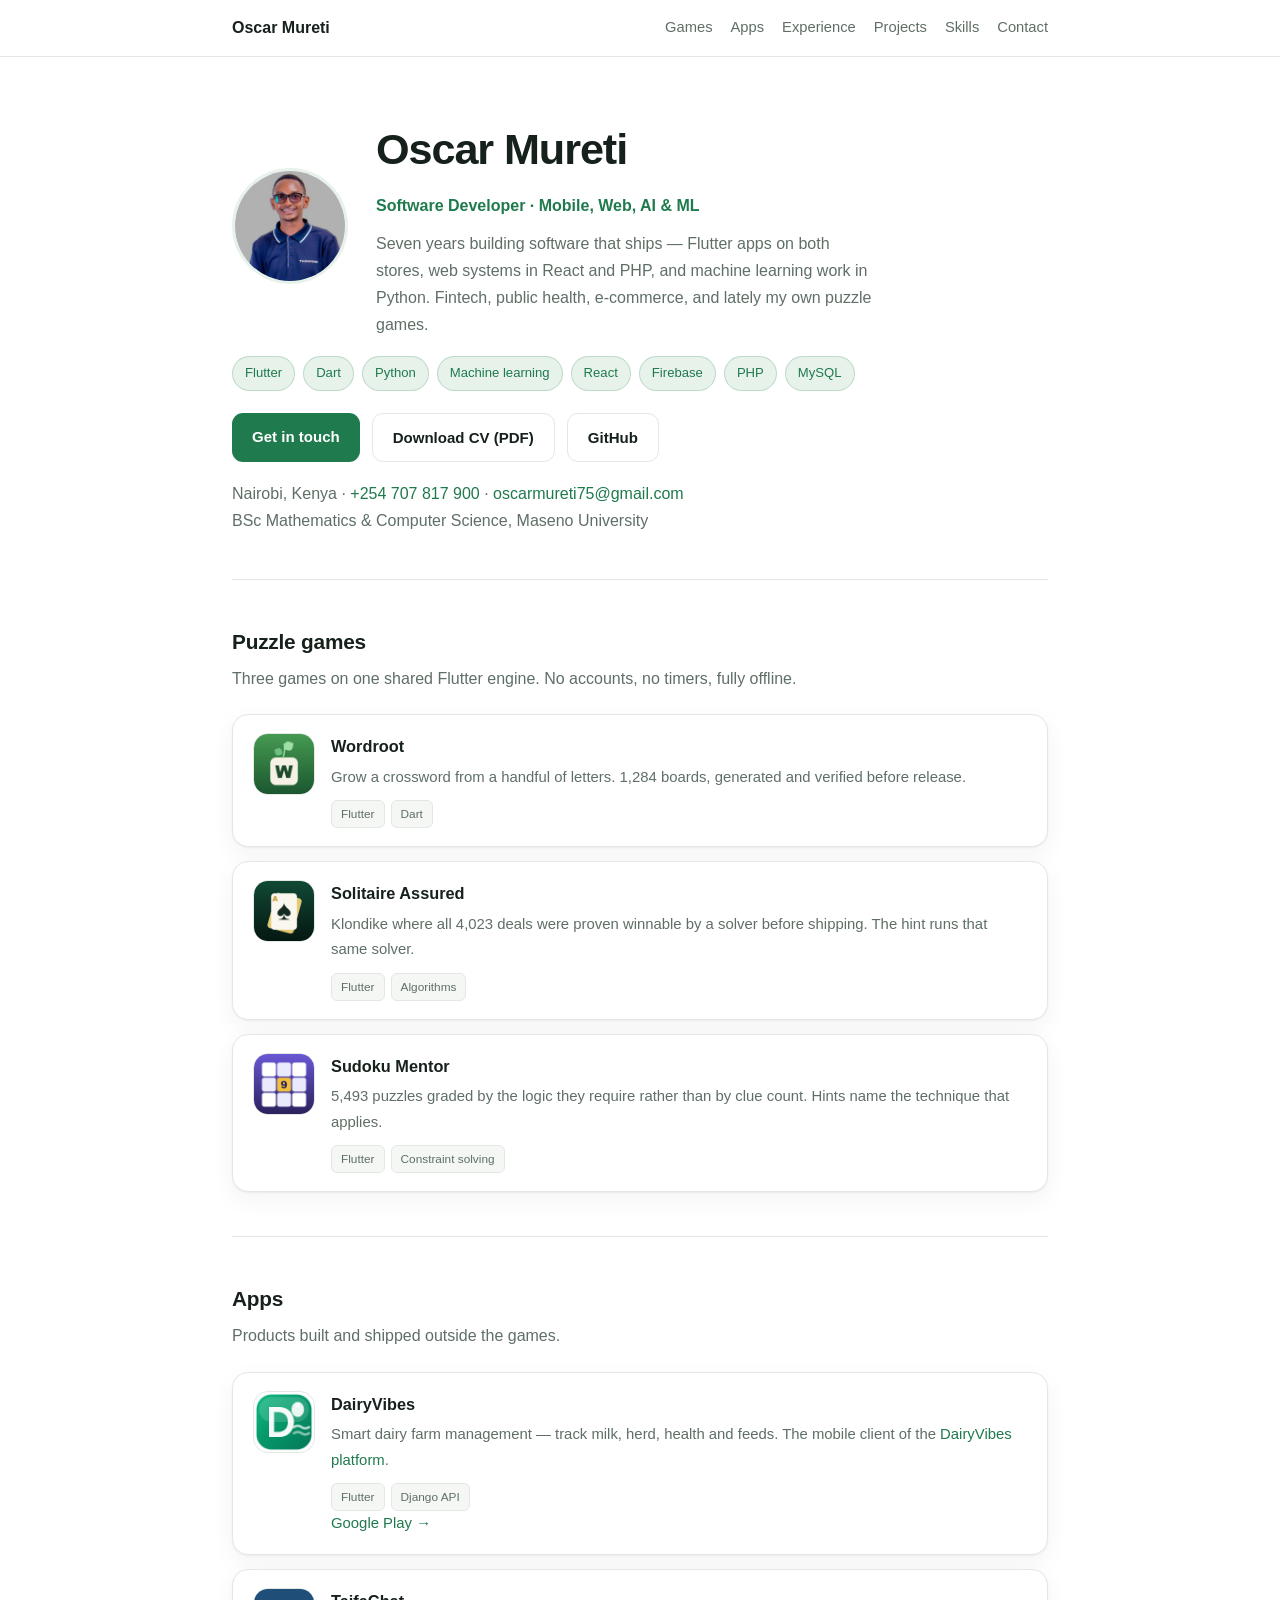
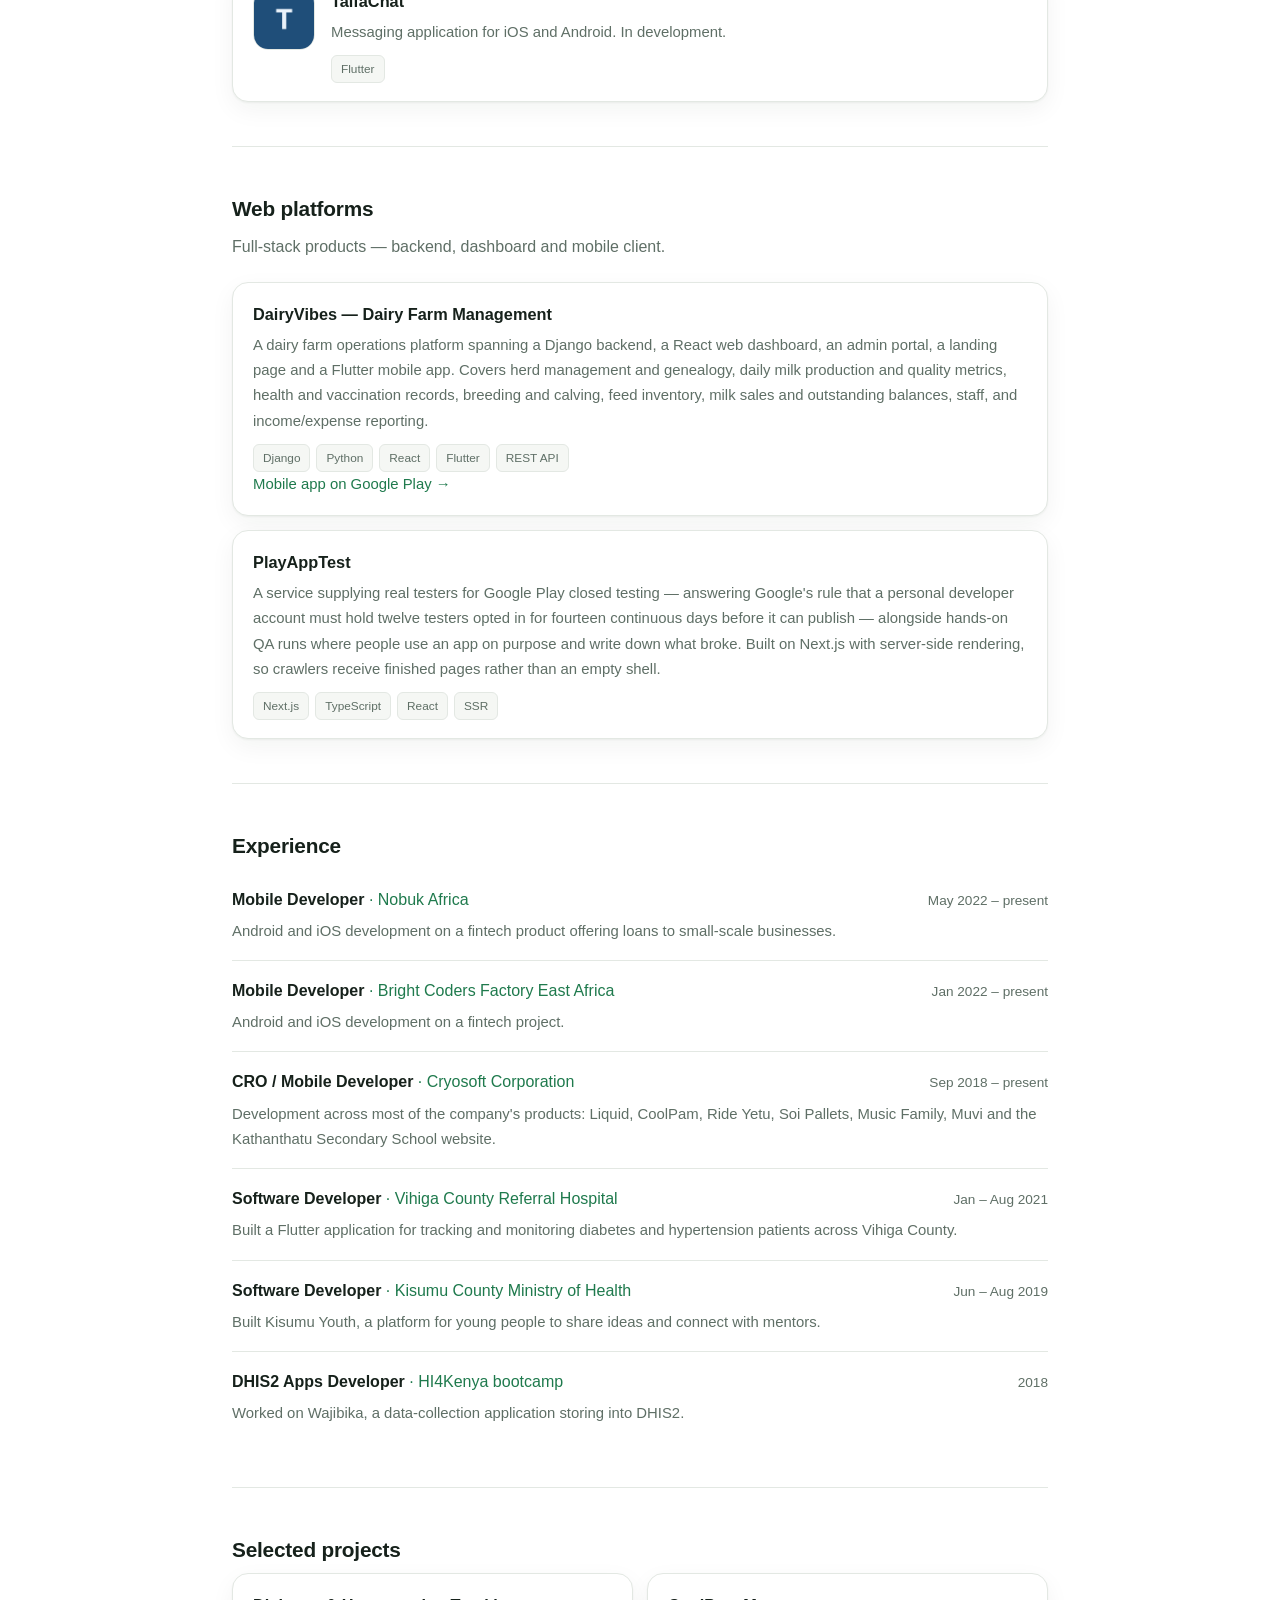
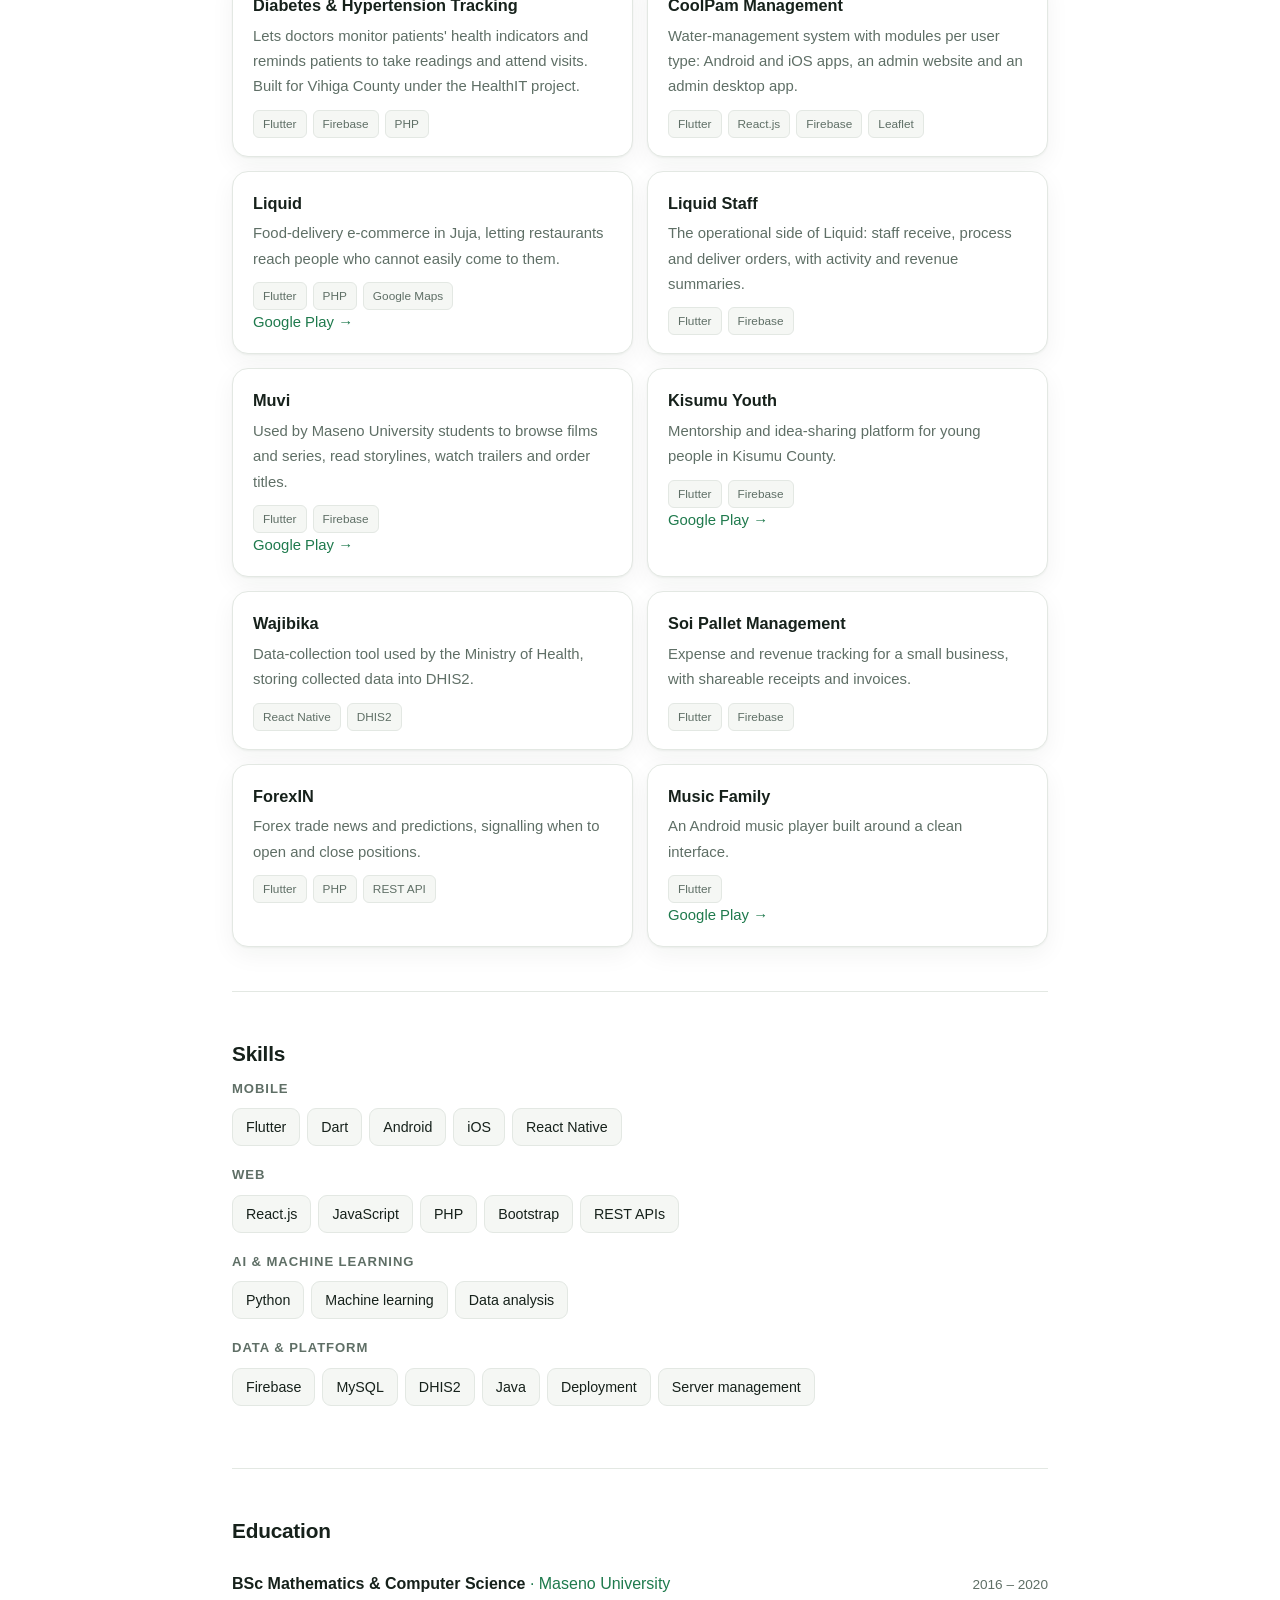
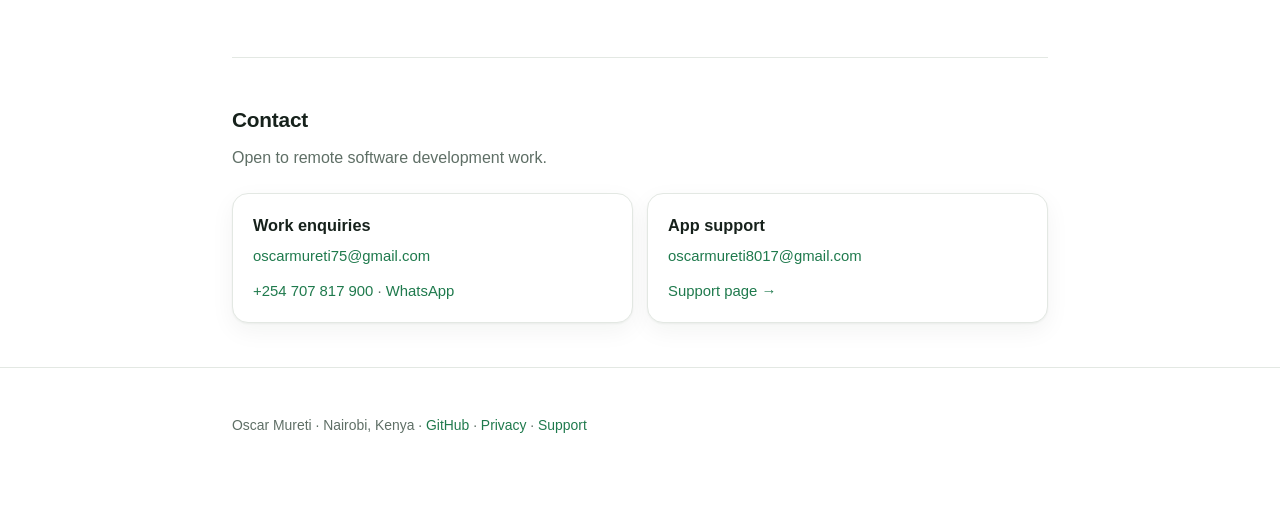
<file: index.html>
<!doctype html>
<html lang="en">
<head>
<meta charset="utf-8">
<meta name="viewport" content="width=device-width, initial-scale=1">

<title>Oscar Mureti &middot; Software Developer &mdash; Mobile, Web, AI &amp; ML</title>
<meta name="description" content="Oscar Mureti is a software developer in Nairobi, Kenya, building mobile apps with Flutter, web systems with React and PHP, and AI/ML solutions in Python. Seven years shipping production software across fintech, health and e-commerce.">
<meta name="author" content="Oscar Mureti">
<meta name="keywords" content="Oscar Mureti, software developer Kenya, Flutter developer, mobile developer Nairobi, React developer, machine learning, AI developer Kenya, Android developer, iOS developer">
<link rel="canonical" href="https://oscarmureti.github.io/">

<!-- Open Graph / Twitter: what LinkedIn, WhatsApp and Slack show when the
     link is shared. Without these a shared link is a bare URL. -->
<meta property="og:type" content="profile">
<meta property="og:site_name" content="Oscar Mureti">
<meta property="og:title" content="Oscar Mureti &middot; Software Developer">
<meta property="og:description" content="Mobile, web and AI/ML developer in Nairobi. Flutter, React, Python, Firebase.">
<meta property="og:url" content="https://oscarmureti.github.io/">
<meta property="og:image" content="https://oscarmureti.github.io/assets/og-image.png">
<meta property="og:image:width" content="1200">
<meta property="og:image:height" content="630">
<meta property="profile:first_name" content="Oscar">
<meta property="profile:last_name" content="Mureti">
<meta name="twitter:card" content="summary_large_image">
<meta name="twitter:title" content="Oscar Mureti &middot; Software Developer">
<meta name="twitter:description" content="Mobile, web and AI/ML developer in Nairobi. Flutter, React, Python, Firebase.">
<meta name="twitter:image" content="https://oscarmureti.github.io/assets/og-image.png">

<meta name="theme-color" content="#1f7a4d">
<link rel="icon" href="assets/avatar.png">
<link rel="apple-touch-icon" href="assets/avatar.png">
<link rel="stylesheet" href="style.css">

<!-- Structured data. Search engines use it for rich results; modern CV and
     applicant-tracking parsers read schema.org Person for name, role,
     employers, education and skills rather than scraping prose. -->
<script type="application/ld+json">
{
  "@context": "https://schema.org",
  "@type": "Person",
  "name": "Oscar Mureti",
  "givenName": "Oscar",
  "familyName": "Mureti",
  "jobTitle": "Software Developer",
  "description": "Software developer working across mobile, web and AI/ML. Seven years shipping production applications in fintech, public health and e-commerce.",
  "url": "https://oscarmureti.github.io/",
  "image": "https://oscarmureti.github.io/assets/avatar.png",
  "email": "mailto:oscarmureti75@gmail.com",
  "telephone": "+254707817900",
  "address": {
    "@type": "PostalAddress",
    "addressLocality": "Nairobi",
    "addressRegion": "Nairobi",
    "addressCountry": "KE"
  },
  "nationality": { "@type": "Country", "name": "Kenya" },
  "sameAs": [
    "https://github.com/oscarmureti",
    "https://oscarmureti.cryosoft.co.ke/#/"
  ],
  "alumniOf": {
    "@type": "CollegeOrUniversity",
    "name": "Maseno University",
    "description": "BSc Mathematics and Computer Science, 2016-2020"
  },
  "worksFor": [
    { "@type": "Organization", "name": "Nobuk Africa" },
    { "@type": "Organization", "name": "Bright Coders Factory East Africa" },
    { "@type": "Organization", "name": "Cryosoft Corporation" }
  ],
  "knowsAbout": [
    "Flutter", "Dart", "Android development", "iOS development",
    "React", "React Native", "JavaScript", "PHP", "MySQL",
    "Python", "Django", "Next.js", "TypeScript",
    "Machine learning", "Artificial intelligence",
    "Firebase", "REST APIs", "DHIS2", "Mobile application development",
    "Web development"
  ],
  "hasOccupation": {
    "@type": "Occupation",
    "name": "Software Developer",
    "occupationLocation": { "@type": "City", "name": "Nairobi" },
    "skills": "Flutter, Dart, Android, iOS, React, Python, machine learning, PHP, Firebase"
  },
  "subjectOf": {
    "@type": "DigitalDocument",
    "name": "Oscar Mureti - Curriculum Vitae",
    "url": "https://oscarmureti.github.io/cv/Oscar-Mureti-CV.pdf",
    "encodingFormat": "application/pdf"
  },
  "knowsLanguage": [
    { "@type": "Language", "name": "English" },
    { "@type": "Language", "name": "Swahili" }
  ]
}
</script>
<script type="application/ld+json">
{
  "@context": "https://schema.org",
  "@type": "ItemList",
  "name": "Applications by Oscar Mureti",
  "itemListElement": [
    { "@type": "ListItem", "position": 1, "item": {
        "@type": "MobileApplication", "name": "DairyVibes",
        "applicationCategory": "BusinessApplication",
        "operatingSystem": "Android",
        "description": "Smart dairy farm management - track milk, herd, health and feeds.",
        "url": "https://play.google.com/store/apps/details?id=com.dairyvibes.app",
        "author": { "@type": "Person", "name": "Oscar Mureti" } } },
    { "@type": "ListItem", "position": 2, "item": {
        "@type": "MobileApplication", "name": "Wordroot",
        "applicationCategory": "GameApplication",
        "operatingSystem": "Android, iOS",
        "description": "Word puzzle game with 1,284 generated crossword boards.",
        "author": { "@type": "Person", "name": "Oscar Mureti" } } },
    { "@type": "ListItem", "position": 3, "item": {
        "@type": "MobileApplication", "name": "Solitaire Assured",
        "applicationCategory": "GameApplication",
        "operatingSystem": "Android, iOS",
        "description": "Klondike solitaire where every deal is solver-verified winnable.",
        "author": { "@type": "Person", "name": "Oscar Mureti" } } },
    { "@type": "ListItem", "position": 4, "item": {
        "@type": "MobileApplication", "name": "Sudoku Mentor",
        "applicationCategory": "GameApplication",
        "operatingSystem": "Android, iOS",
        "description": "Sudoku graded by required solving technique, with hints that name the technique.",
        "author": { "@type": "Person", "name": "Oscar Mureti" } } }
  ]
}
</script>
</head>
<body>

<nav class="topbar" aria-label="Primary">
  <div class="wrap">
    <span class="brand">Oscar Mureti</span>
    <a href="#games">Games</a>
    <a href="#apps">Apps</a>
    <a href="#experience">Experience</a>
    <a href="#projects">Projects</a>
    <a href="#skills">Skills</a>
    <a href="#contact">Contact</a>
  </div>
</nav>

<main class="wrap">

  <header class="hero">
    <div class="hero-grid">
      <img class="avatar" src="assets/avatar.png"
           alt="Portrait of Oscar Mureti" width="116" height="116">
      <div>
        <h1>Oscar Mureti</h1>
        <p class="role">Software Developer &middot; Mobile, Web, AI &amp; ML</p>
        <p class="tagline">Seven years building software that ships — Flutter
          apps on both stores, web systems in React and PHP, and machine
          learning work in Python. Fintech, public health, e-commerce, and
          lately my own puzzle games.</p>
      </div>
    </div>
    <div class="chips">
      <span class="chip">Flutter</span><span class="chip">Dart</span>
      <span class="chip">Python</span><span class="chip">Machine learning</span>
      <span class="chip">React</span><span class="chip">Firebase</span>
      <span class="chip">PHP</span><span class="chip">MySQL</span>
    </div>
    <div class="cta">
      <a class="btn btn-primary" href="#contact">Get in touch</a>
      <a class="btn btn-ghost" href="cv/Oscar-Mureti-CV.pdf" download>Download CV (PDF)</a>
      <a class="btn btn-ghost" href="https://github.com/oscarmureti">GitHub</a>
    </div>
    <p class="tagline" style="margin-top:18px">Nairobi, Kenya &middot;
      <a href="tel:+254707817900">+254 707 817 900</a> &middot;
      <a href="mailto:oscarmureti75@gmail.com">oscarmureti75@gmail.com</a></p>
    <p class="tagline">BSc Mathematics &amp; Computer Science, Maseno University</p>
  </header>

  <section id="games">
    <h2>Puzzle games</h2>
    <p class="intro">Three games on one shared Flutter engine. No accounts, no
      timers, fully offline.</p>
    <div class="cards">
      <article class="card app">
        <img src="assets/wordroot.png" alt="Wordroot app icon" width="62" height="62">
        <div>
          <h3>Wordroot</h3>
          <p>Grow a crossword from a handful of letters. 1,284 boards, generated
            and verified before release.</p>
          <div class="tags"><span class="tag">Flutter</span><span class="tag">Dart</span></div>
        </div>
      </article>
      <article class="card app">
        <img src="assets/solitaire_assured.png" alt="Solitaire Assured app icon" width="62" height="62">
        <div>
          <h3>Solitaire Assured</h3>
          <p>Klondike where all 4,023 deals were proven winnable by a solver
            before shipping. The hint runs that same solver.</p>
          <div class="tags"><span class="tag">Flutter</span><span class="tag">Algorithms</span></div>
        </div>
      </article>
      <article class="card app">
        <img src="assets/sudoku_mentor.png" alt="Sudoku Mentor app icon" width="62" height="62">
        <div>
          <h3>Sudoku Mentor</h3>
          <p>5,493 puzzles graded by the logic they require rather than by clue
            count. Hints name the technique that applies.</p>
          <div class="tags"><span class="tag">Flutter</span><span class="tag">Constraint solving</span></div>
        </div>
      </article>
    </div>
  </section>

  <section id="apps">
    <h2>Apps</h2>
    <p class="intro">Products built and shipped outside the games.</p>
    <div class="cards">
      <article class="card app">
        <img src="assets/dairyvibes.png" alt="DairyVibes app icon" width="62" height="62">
        <div>
          <h3>DairyVibes</h3>
          <p>Smart dairy farm management — track milk, herd, health and feeds.
            The mobile client of the
            <a href="#platforms">DairyVibes platform</a>.</p>
          <div class="tags"><span class="tag">Flutter</span><span class="tag">Django API</span></div>
          <p><a href="https://play.google.com/store/apps/details?id=com.dairyvibes.app">Google Play &rarr;</a></p>
        </div>
      </article>
      <article class="card app">
        <img src="assets/taifachat.png" alt="TaifaChat app icon" width="62" height="62">
        <div>
          <h3>TaifaChat</h3>
          <p>Messaging application for iOS and Android. In development.</p>
          <div class="tags"><span class="tag">Flutter</span></div>
        </div>
      </article>
    </div>
  </section>


  <section id="platforms">
    <h2>Web platforms</h2>
    <p class="intro">Full-stack products — backend, dashboard and mobile client.</p>
    <div class="cards">
      <article class="card">
        <h3>DairyVibes — Dairy Farm Management</h3>
        <p>A dairy farm operations platform spanning a Django backend, a React
          web dashboard, an admin portal, a landing page and a Flutter mobile
          app. Covers herd management and genealogy, daily milk production and
          quality metrics, health and vaccination records, breeding and calving,
          feed inventory, milk sales and outstanding balances, staff, and
          income/expense reporting.</p>
        <div class="tags">
          <span class="tag">Django</span><span class="tag">Python</span>
          <span class="tag">React</span><span class="tag">Flutter</span>
          <span class="tag">REST API</span>
        </div>
        <p><a href="https://play.google.com/store/apps/details?id=com.dairyvibes.app">Mobile app on Google Play &rarr;</a></p>
      </article>
      <article class="card">
        <h3>PlayAppTest</h3>
        <p>A service supplying real testers for Google Play closed testing —
          answering Google's rule that a personal developer account must hold
          twelve testers opted in for fourteen continuous days before it can
          publish — alongside hands-on QA runs where people use an app on
          purpose and write down what broke. Built on Next.js with server-side
          rendering, so crawlers receive finished pages rather than an empty
          shell.</p>
        <div class="tags">
          <span class="tag">Next.js</span><span class="tag">TypeScript</span>
          <span class="tag">React</span><span class="tag">SSR</span>
        </div>
      </article>
    </div>
  </section>

  <section id="experience">
    <h2>Experience</h2>
    <div>
      <article class="job">
        <div class="job-head">
          <h3>Mobile Developer <span class="org">&middot; Nobuk Africa</span></h3>
          <time datetime="2022-05">May 2022 &ndash; present</time>
        </div>
        <p>Android and iOS development on a fintech product offering loans to
          small-scale businesses.</p>
      </article>
      <article class="job">
        <div class="job-head">
          <h3>Mobile Developer <span class="org">&middot; Bright Coders Factory East Africa</span></h3>
          <time datetime="2022-01">Jan 2022 &ndash; present</time>
        </div>
        <p>Android and iOS development on a fintech project.</p>
      </article>
      <article class="job">
        <div class="job-head">
          <h3>CRO / Mobile Developer <span class="org">&middot; Cryosoft Corporation</span></h3>
          <time datetime="2018-09">Sep 2018 &ndash; present</time>
        </div>
        <p>Development across most of the company's products: Liquid, CoolPam,
          Ride Yetu, Soi Pallets, Music Family, Muvi and the Kathanthatu
          Secondary School website.</p>
      </article>
      <article class="job">
        <div class="job-head">
          <h3>Software Developer <span class="org">&middot; Vihiga County Referral Hospital</span></h3>
          <time datetime="2021-01">Jan &ndash; Aug 2021</time>
        </div>
        <p>Built a Flutter application for tracking and monitoring diabetes and
          hypertension patients across Vihiga County.</p>
      </article>
      <article class="job">
        <div class="job-head">
          <h3>Software Developer <span class="org">&middot; Kisumu County Ministry of Health</span></h3>
          <time datetime="2019-06">Jun &ndash; Aug 2019</time>
        </div>
        <p>Built Kisumu Youth, a platform for young people to share ideas and
          connect with mentors.</p>
      </article>
      <article class="job">
        <div class="job-head">
          <h3>DHIS2 Apps Developer <span class="org">&middot; HI4Kenya bootcamp</span></h3>
          <time datetime="2018">2018</time>
        </div>
        <p>Worked on Wajibika, a data-collection application storing into DHIS2.</p>
      </article>
    </div>
  </section>

  <section id="projects">
    <h2>Selected projects</h2>
    <div class="cards two">
      <article class="card">
        <h3>Diabetes &amp; Hypertension Tracking</h3>
        <p>Lets doctors monitor patients' health indicators and reminds patients
          to take readings and attend visits. Built for Vihiga County under the
          HealthIT project.</p>
        <div class="tags"><span class="tag">Flutter</span><span class="tag">Firebase</span><span class="tag">PHP</span></div>
      </article>
      <article class="card">
        <h3>CoolPam Management</h3>
        <p>Water-management system with modules per user type: Android and iOS
          apps, an admin website and an admin desktop app.</p>
        <div class="tags"><span class="tag">Flutter</span><span class="tag">React.js</span><span class="tag">Firebase</span><span class="tag">Leaflet</span></div>
      </article>
      <article class="card">
        <h3>Liquid</h3>
        <p>Food-delivery e-commerce in Juja, letting restaurants reach people who
          cannot easily come to them.</p>
        <div class="tags"><span class="tag">Flutter</span><span class="tag">PHP</span><span class="tag">Google Maps</span></div>
        <p><a href="https://play.google.com/store/apps/details?id=com.cryosoft.liquid_food">Google Play &rarr;</a></p>
      </article>
      <article class="card">
        <h3>Liquid Staff</h3>
        <p>The operational side of Liquid: staff receive, process and deliver
          orders, with activity and revenue summaries.</p>
        <div class="tags"><span class="tag">Flutter</span><span class="tag">Firebase</span></div>
      </article>
      <article class="card">
        <h3>Muvi</h3>
        <p>Used by Maseno University students to browse films and series, read
          storylines, watch trailers and order titles.</p>
        <div class="tags"><span class="tag">Flutter</span><span class="tag">Firebase</span></div>
        <p><a href="https://play.google.com/store/apps/details?id=com.oscar.movies">Google Play &rarr;</a></p>
      </article>
      <article class="card">
        <h3>Kisumu Youth</h3>
        <p>Mentorship and idea-sharing platform for young people in Kisumu
          County.</p>
        <div class="tags"><span class="tag">Flutter</span><span class="tag">Firebase</span></div>
        <p><a href="https://play.google.com/store/apps/details?id=ke.co.cryosoft.kisumu_youth.oscar">Google Play &rarr;</a></p>
      </article>
      <article class="card">
        <h3>Wajibika</h3>
        <p>Data-collection tool used by the Ministry of Health, storing collected
          data into DHIS2.</p>
        <div class="tags"><span class="tag">React Native</span><span class="tag">DHIS2</span></div>
      </article>
      <article class="card">
        <h3>Soi Pallet Management</h3>
        <p>Expense and revenue tracking for a small business, with shareable
          receipts and invoices.</p>
        <div class="tags"><span class="tag">Flutter</span><span class="tag">Firebase</span></div>
      </article>
      <article class="card">
        <h3>ForexIN</h3>
        <p>Forex trade news and predictions, signalling when to open and close
          positions.</p>
        <div class="tags"><span class="tag">Flutter</span><span class="tag">PHP</span><span class="tag">REST API</span></div>
      </article>
      <article class="card">
        <h3>Music Family</h3>
        <p>An Android music player built around a clean interface.</p>
        <div class="tags"><span class="tag">Flutter</span></div>
        <p><a href="https://play.google.com/store/apps/details?id=ke.co.cryosoft.family_music">Google Play &rarr;</a></p>
      </article>
    </div>
  </section>

  <section id="skills">
    <h2>Skills</h2>
    <div class="skillset">
      <h3>Mobile</h3>
      <div class="skills"><span>Flutter</span><span>Dart</span><span>Android</span>
        <span>iOS</span><span>React Native</span></div>
    </div>
    <div class="skillset">
      <h3>Web</h3>
      <div class="skills"><span>React.js</span><span>JavaScript</span><span>PHP</span>
        <span>Bootstrap</span><span>REST APIs</span></div>
    </div>
    <div class="skillset">
      <h3>AI &amp; machine learning</h3>
      <div class="skills"><span>Python</span><span>Machine learning</span>
        <span>Data analysis</span></div>
    </div>
    <div class="skillset">
      <h3>Data &amp; platform</h3>
      <div class="skills"><span>Firebase</span><span>MySQL</span><span>DHIS2</span>
        <span>Java</span><span>Deployment</span><span>Server management</span></div>
    </div>
  </section>

  <section id="education">
    <h2>Education</h2>
    <article class="job">
      <div class="job-head">
        <h3>BSc Mathematics &amp; Computer Science
          <span class="org">&middot; Maseno University</span></h3>
        <time datetime="2016/2020">2016 &ndash; 2020</time>
      </div>
    </article>
  </section>

  <section id="contact">
    <h2>Contact</h2>
    <p class="intro">Open to remote software development work.</p>
    <div class="cards two">
      <article class="card">
        <h3>Work enquiries</h3>
        <p><a href="mailto:oscarmureti75@gmail.com">oscarmureti75@gmail.com</a></p>
        <p><a href="tel:+254707817900">+254 707 817 900</a>
          &middot; <a href="https://wa.me/254707817900">WhatsApp</a></p>
      </article>
      <article class="card">
        <h3>App support</h3>
        <p><a href="mailto:oscarmureti8017@gmail.com">oscarmureti8017@gmail.com</a></p>
        <p><a href="support.html">Support page &rarr;</a></p>
      </article>
    </div>
  </section>

</main>

<footer>
  <div class="wrap">
    <p>Oscar Mureti &middot; Nairobi, Kenya &middot;
      <a href="https://github.com/oscarmureti">GitHub</a> &middot;
      <a href="privacy.html">Privacy</a> &middot;
      <a href="support.html">Support</a></p>
  </div>
</footer>

</body>
</html>
</file>
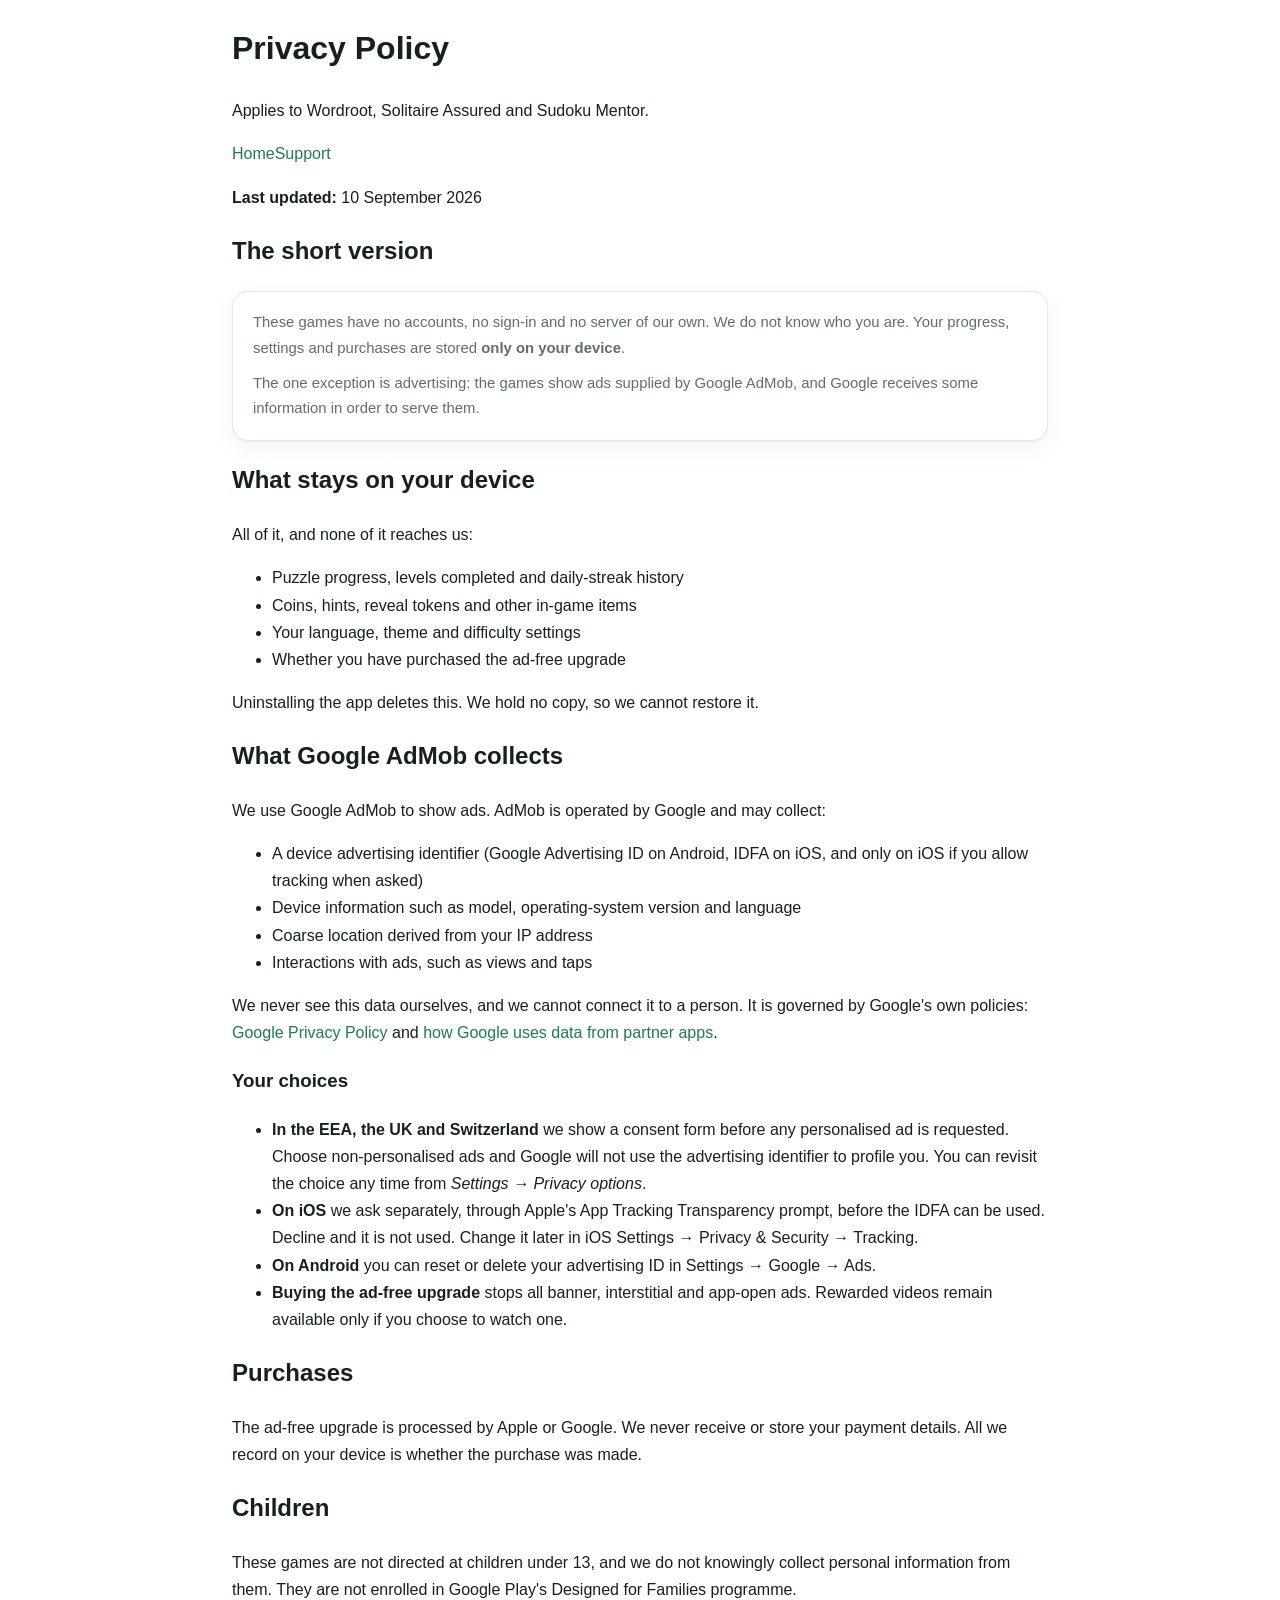
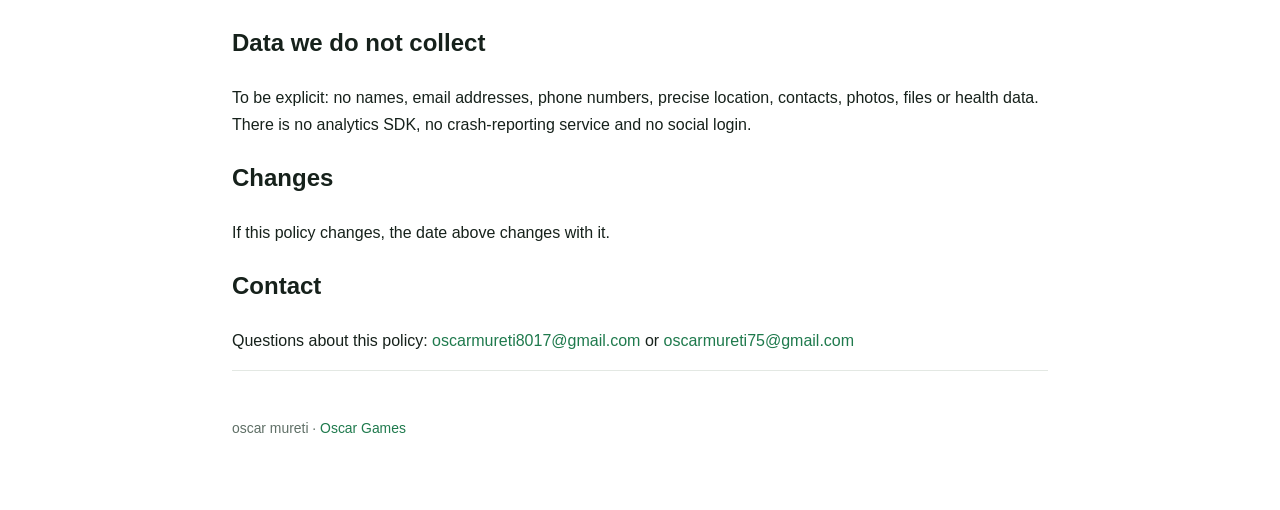
<file: privacy.html>
<!doctype html>
<html lang="en">
<head>
<meta charset="utf-8">
<meta name="viewport" content="width=device-width, initial-scale=1">
<title>Privacy Policy &middot; Oscar Games</title>
<link rel="stylesheet" href="style.css">
</head>
<body>
<div class="wrap">
  <header>
    <h1>Privacy Policy</h1>
    <p class="lede">Applies to Wordroot, Solitaire Assured and Sudoku Mentor.</p>
    <nav><a href="index.html">Home</a><a href="support.html">Support</a></nav>
  </header>

  <p><strong>Last updated:</strong> 10 September 2026</p>

  <h2>The short version</h2>
  <div class="card">
    <p>These games have no accounts, no sign-in and no server of our own. We do
    not know who you are. Your progress, settings and purchases are stored
    <strong>only on your device</strong>.</p>
    <p>The one exception is advertising: the games show ads supplied by Google
    AdMob, and Google receives some information in order to serve them.</p>
  </div>

  <h2>What stays on your device</h2>
  <p>All of it, and none of it reaches us:</p>
  <ul>
    <li>Puzzle progress, levels completed and daily-streak history</li>
    <li>Coins, hints, reveal tokens and other in-game items</li>
    <li>Your language, theme and difficulty settings</li>
    <li>Whether you have purchased the ad-free upgrade</li>
  </ul>
  <p>Uninstalling the app deletes this. We hold no copy, so we cannot restore it.</p>

  <h2>What Google AdMob collects</h2>
  <p>We use Google AdMob to show ads. AdMob is operated by Google and may collect:</p>
  <ul>
    <li>A device advertising identifier (Google Advertising ID on Android, IDFA
      on iOS, and only on iOS if you allow tracking when asked)</li>
    <li>Device information such as model, operating-system version and language</li>
    <li>Coarse location derived from your IP address</li>
    <li>Interactions with ads, such as views and taps</li>
  </ul>
  <p>We never see this data ourselves, and we cannot connect it to a person. It
  is governed by Google's own policies:
  <a href="https://policies.google.com/privacy">Google Privacy Policy</a> and
  <a href="https://policies.google.com/technologies/partner-sites">how Google
  uses data from partner apps</a>.</p>

  <h3>Your choices</h3>
  <ul>
    <li><strong>In the EEA, the UK and Switzerland</strong> we show a consent
      form before any personalised ad is requested. Choose non-personalised ads
      and Google will not use the advertising identifier to profile you. You can
      revisit the choice any time from <em>Settings &rarr; Privacy options</em>.</li>
    <li><strong>On iOS</strong> we ask separately, through Apple's App Tracking
      Transparency prompt, before the IDFA can be used. Decline and it is not
      used. Change it later in iOS Settings &rarr; Privacy &amp; Security &rarr; Tracking.</li>
    <li><strong>On Android</strong> you can reset or delete your advertising ID
      in Settings &rarr; Google &rarr; Ads.</li>
    <li><strong>Buying the ad-free upgrade</strong> stops all banner,
      interstitial and app-open ads. Rewarded videos remain available only if you
      choose to watch one.</li>
  </ul>

  <h2>Purchases</h2>
  <p>The ad-free upgrade is processed by Apple or Google. We never receive or
  store your payment details. All we record on your device is whether the
  purchase was made.</p>

  <h2>Children</h2>
  <p>These games are not directed at children under 13, and we do not knowingly
  collect personal information from them. They are not enrolled in Google Play's
  Designed for Families programme.</p>

  <h2>Data we do not collect</h2>
  <p>To be explicit: no names, email addresses, phone numbers, precise location,
  contacts, photos, files or health data. There is no analytics SDK, no
  crash-reporting service and no social login.</p>

  <h2>Changes</h2>
  <p>If this policy changes, the date above changes with it.</p>

  <h2>Contact</h2>
  <p>Questions about this policy:
  <a href="mailto:oscarmureti8017@gmail.com">oscarmureti8017@gmail.com</a>
  or <a href="mailto:oscarmureti75@gmail.com">oscarmureti75@gmail.com</a></p>

  <footer><p>oscar mureti &middot; <a href="index.html">Oscar Games</a></p></footer>
</div>
</body>
</html>
</file>
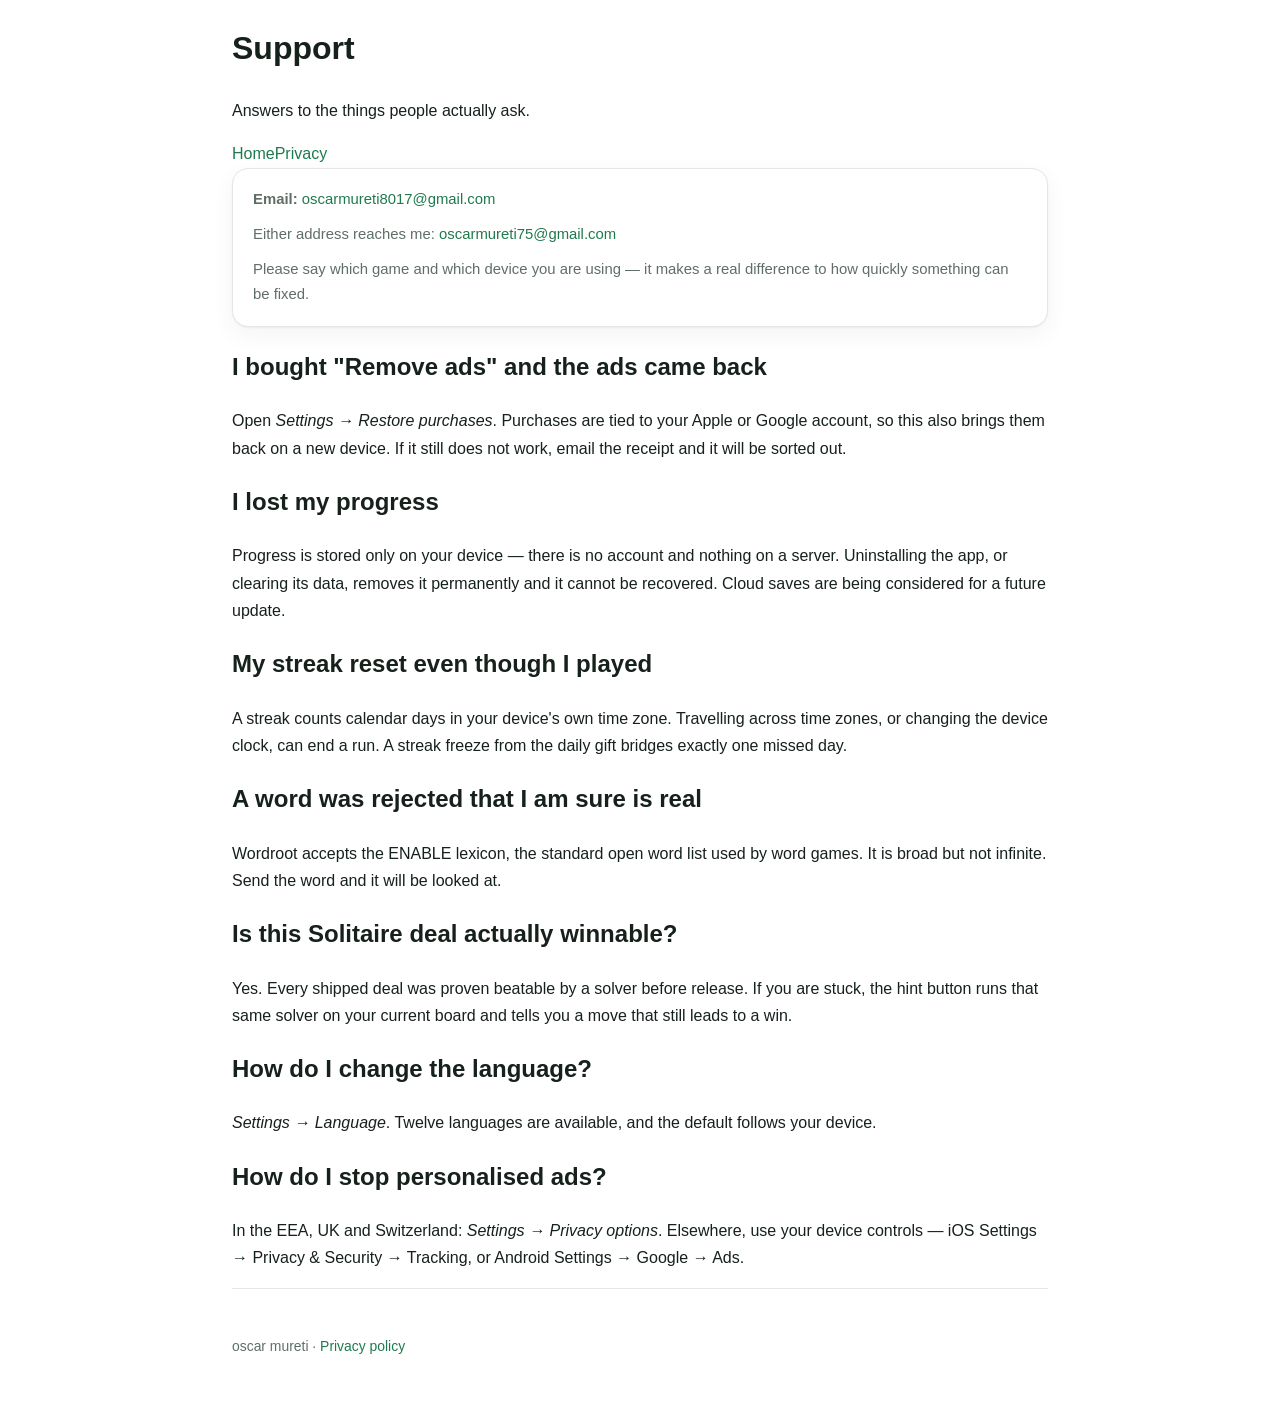
<file: support.html>
<!doctype html>
<html lang="en">
<head>
<meta charset="utf-8">
<meta name="viewport" content="width=device-width, initial-scale=1">
<title>Support &middot; Oscar Games</title>
<link rel="stylesheet" href="style.css">
</head>
<body>
<div class="wrap">
  <header>
    <h1>Support</h1>
    <p class="lede">Answers to the things people actually ask.</p>
    <nav><a href="index.html">Home</a><a href="privacy.html">Privacy</a></nav>
  </header>

  <div class="card">
    <p><strong>Email:</strong>
      <a href="mailto:oscarmureti8017@gmail.com">oscarmureti8017@gmail.com</a></p>
    <p>Either address reaches me:
      <a href="mailto:oscarmureti75@gmail.com">oscarmureti75@gmail.com</a></p>
    <p>Please say which game and which device you are using — it makes a real
    difference to how quickly something can be fixed.</p>
  </div>

  <h2>I bought "Remove ads" and the ads came back</h2>
  <p>Open <em>Settings &rarr; Restore purchases</em>. Purchases are tied to your
  Apple or Google account, so this also brings them back on a new device. If it
  still does not work, email the receipt and it will be sorted out.</p>

  <h2>I lost my progress</h2>
  <p>Progress is stored only on your device — there is no account and nothing on
  a server. Uninstalling the app, or clearing its data, removes it permanently
  and it cannot be recovered. Cloud saves are being considered for a future
  update.</p>

  <h2>My streak reset even though I played</h2>
  <p>A streak counts calendar days in your device's own time zone. Travelling
  across time zones, or changing the device clock, can end a run. A streak freeze
  from the daily gift bridges exactly one missed day.</p>

  <h2>A word was rejected that I am sure is real</h2>
  <p>Wordroot accepts the ENABLE lexicon, the standard open word list used by
  word games. It is broad but not infinite. Send the word and it will be looked
  at.</p>

  <h2>Is this Solitaire deal actually winnable?</h2>
  <p>Yes. Every shipped deal was proven beatable by a solver before release. If
  you are stuck, the hint button runs that same solver on your current board and
  tells you a move that still leads to a win.</p>

  <h2>How do I change the language?</h2>
  <p><em>Settings &rarr; Language</em>. Twelve languages are available, and the
  default follows your device.</p>

  <h2>How do I stop personalised ads?</h2>
  <p>In the EEA, UK and Switzerland: <em>Settings &rarr; Privacy options</em>.
  Elsewhere, use your device controls — iOS Settings &rarr; Privacy &amp;
  Security &rarr; Tracking, or Android Settings &rarr; Google &rarr; Ads.</p>

  <footer><p>oscar mureti &middot; <a href="privacy.html">Privacy policy</a></p></footer>
</div>
</body>
</html>
</file>
<file: style.css>
/* Oscar Mureti - portfolio
   No framework, one stylesheet, no web fonts. A CV page that takes two seconds
   to load says more about a mobile developer than one that needs 400 KB of
   JavaScript to render a list of jobs. */

:root {
  --bg: #ffffff;
  --bg-alt: #f5f7f4;
  --surface: #ffffff;
  --text: #16211b;
  --muted: #5f6f66;
  --accent: #1f7a4d;
  --accent-soft: #e6f2ea;
  --line: #e3e8e3;
  --shadow: 0 1px 2px rgba(20,40,28,.05), 0 8px 24px rgba(20,40,28,.05);
  --radius: 16px;
}
@media (prefers-color-scheme: dark) {
  :root {
    --bg: #0d120f;
    --bg-alt: #121915;
    --surface: #161e19;
    --text: #e9f0ea;
    --muted: #93a59a;
    --accent: #63c88b;
    --accent-soft: #172b20;
    --line: #222e26;
    --shadow: none;
  }
}

* { box-sizing: border-box; }
html { scroll-behavior: smooth; }
body {
  margin: 0;
  background: var(--bg);
  color: var(--text);
  font: 16px/1.7 -apple-system, BlinkMacSystemFont, "Segoe UI", Roboto,
        "Helvetica Neue", Arial, sans-serif;
  -webkit-font-smoothing: antialiased;
}
.wrap { max-width: 860px; margin: 0 auto; padding: 0 22px; }
a { color: var(--accent); text-decoration: none; }
a:hover { text-decoration: underline; }

/* ---------- sticky nav ---------- */
.topbar {
  position: sticky; top: 0; z-index: 10;
  background: color-mix(in srgb, var(--bg) 88%, transparent);
  backdrop-filter: saturate(180%) blur(12px);
  border-bottom: 1px solid var(--line);
}
.topbar .wrap {
  display: flex; align-items: center; gap: 18px;
  height: 56px; overflow-x: auto; scrollbar-width: none;
}
.topbar .wrap::-webkit-scrollbar { display: none; }
.topbar .brand { font-weight: 700; margin-right: auto; white-space: nowrap; }
.topbar a { color: var(--muted); font-size: .92rem; white-space: nowrap; }
.topbar a:hover { color: var(--accent); text-decoration: none; }

/* ---------- hero ---------- */
.hero { padding: 56px 0 44px; }
.hero-grid { display: flex; gap: 28px; align-items: center; flex-wrap: wrap; }
.avatar {
  width: 116px; height: 116px; border-radius: 50%;
  border: 3px solid var(--accent-soft); flex: none; object-fit: cover;
}
.hero h1 { font-size: clamp(2rem, 5vw, 2.7rem); margin: 0 0 6px; letter-spacing: -.025em; }
.hero .role { color: var(--accent); font-weight: 600; margin: 0 0 10px; }
.hero .tagline { color: var(--muted); margin: 0; max-width: 56ch; }
.chips { display: flex; flex-wrap: wrap; gap: 8px; margin-top: 18px; }
.chip {
  font-size: .82rem; padding: 5px 12px; border-radius: 999px;
  background: var(--accent-soft); color: var(--accent);
  border: 1px solid color-mix(in srgb, var(--accent) 20%, transparent);
}
.cta { display: flex; gap: 12px; flex-wrap: wrap; margin-top: 22px; }
.btn {
  display: inline-block; padding: 11px 20px; border-radius: 11px;
  font-weight: 600; font-size: .94rem;
}
.btn-primary { background: var(--accent); color: #fff; }
.btn-primary:hover { text-decoration: none; opacity: .92; }
.btn-ghost { border: 1px solid var(--line); color: var(--text); }
.btn-ghost:hover { text-decoration: none; border-color: var(--accent); }

/* ---------- sections ---------- */
section { padding: 44px 0; border-top: 1px solid var(--line); }
section h2 {
  font-size: 1.3rem; margin: 0 0 6px; letter-spacing: -.01em;
}
section > .intro { color: var(--muted); margin: 0 0 22px; }

/* ---------- cards ---------- */
.cards { display: grid; gap: 14px; }
@media (min-width: 680px) { .cards.two { grid-template-columns: 1fr 1fr; } }
.card {
  background: var(--surface); border: 1px solid var(--line);
  border-radius: var(--radius); padding: 18px 20px; box-shadow: var(--shadow);
  transition: border-color .15s ease, transform .15s ease;
}
.card:hover { border-color: color-mix(in srgb, var(--accent) 40%, var(--line)); }
.card h3 { margin: 0 0 4px; font-size: 1.02rem; }
.card p { margin: 0 0 10px; color: var(--muted); font-size: .93rem; }
.card p:last-child { margin-bottom: 0; }

.app { display: flex; gap: 16px; align-items: flex-start; }
.app img {
  width: 62px; height: 62px; border-radius: 15px; flex: none;
  border: 1px solid var(--line);
}

.tags { display: flex; flex-wrap: wrap; gap: 6px; }
.tag {
  font-size: .74rem; padding: 3px 9px; border-radius: 6px;
  background: var(--bg-alt); color: var(--muted); border: 1px solid var(--line);
}

/* ---------- experience ---------- */
.job { display: grid; gap: 2px; padding: 16px 0; border-bottom: 1px solid var(--line); }
.job:last-child { border-bottom: 0; }
.job-head {
  display: flex; justify-content: space-between; gap: 14px;
  align-items: baseline; flex-wrap: wrap;
}
.job h3 { margin: 0; font-size: 1rem; }
.job .org { color: var(--accent); font-weight: 500; }
.job time, .job .when { color: var(--muted); font-size: .85rem; white-space: nowrap; }
.job p { margin: 4px 0 0; color: var(--muted); font-size: .93rem; }

/* ---------- skills ---------- */
.skillset { margin-bottom: 18px; }
.skillset h3 { font-size: .82rem; text-transform: uppercase;
  letter-spacing: .07em; color: var(--muted); margin: 0 0 8px; }
.skills { display: flex; flex-wrap: wrap; gap: 7px; }
.skills span {
  background: var(--bg-alt); border: 1px solid var(--line);
  padding: 6px 13px; border-radius: 9px; font-size: .89rem;
}

footer {
  padding: 32px 0 56px; color: var(--muted); font-size: .87rem;
  border-top: 1px solid var(--line);
}
</file>
